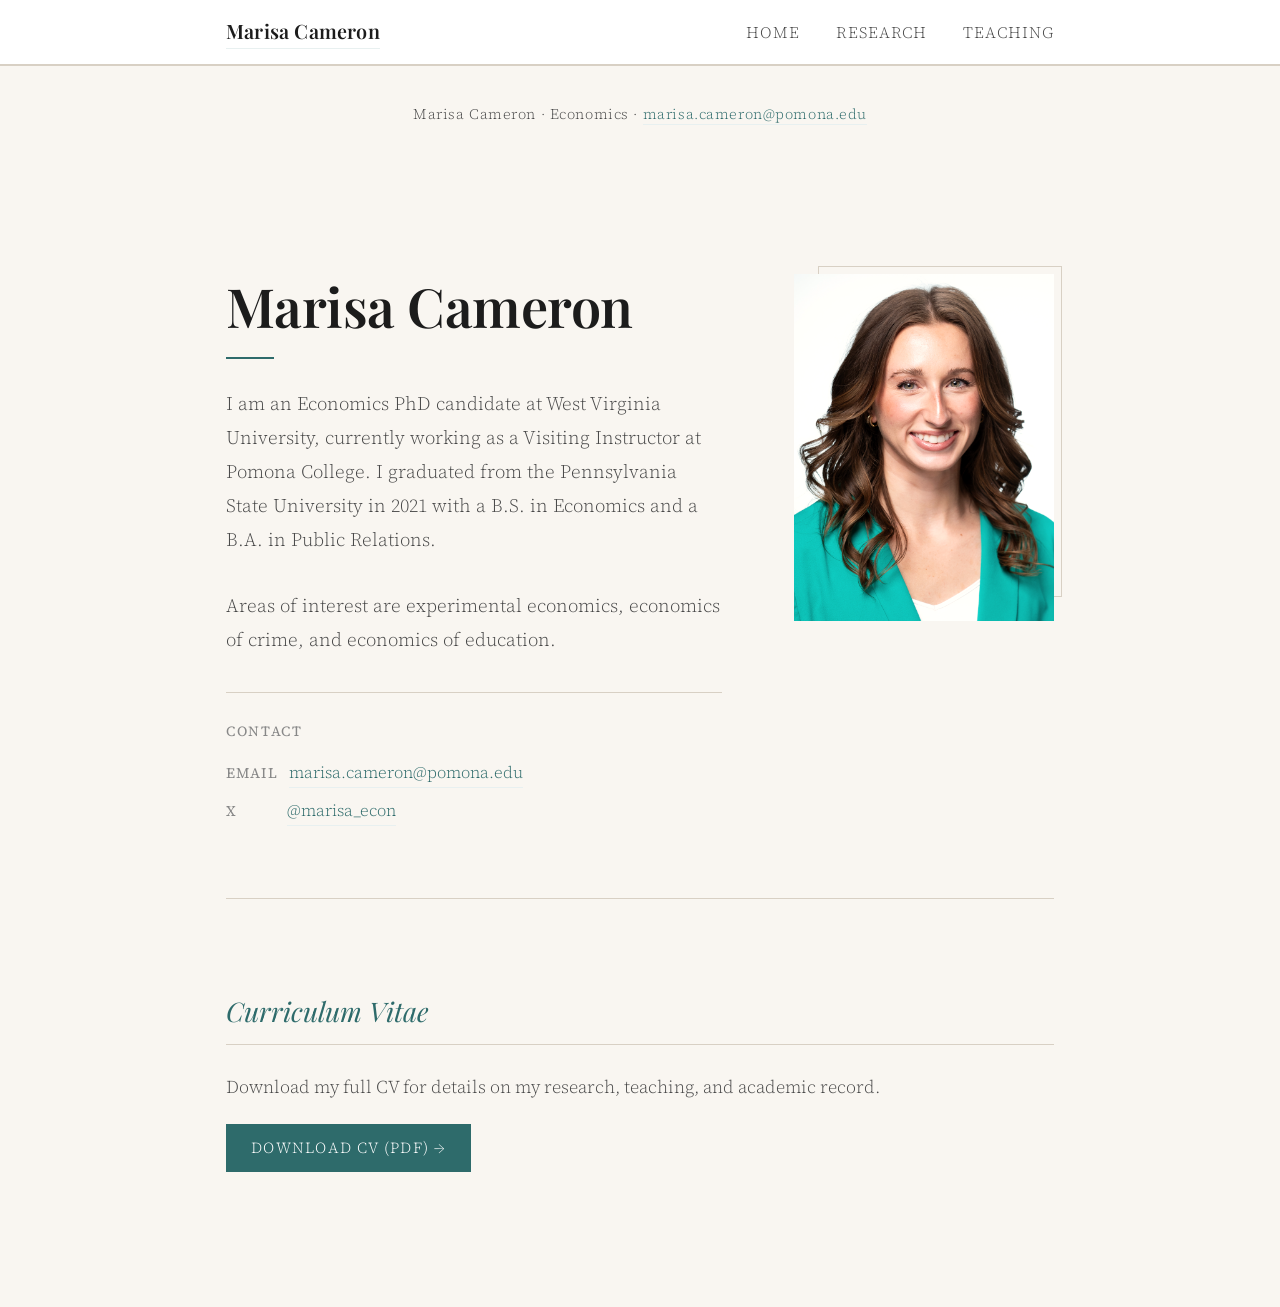
<file: index.html>
<!DOCTYPE html>
<html lang="en">
<head>
  <meta charset="UTF-8" />
  <meta name="viewport" content="width=device-width, initial-scale=1.0" />
  <title>Marisa Cameron</title>
  <meta name="description" content="Economics PhD Candidate at West Virginia University, Visiting Instructor at Pomona College. Areas of interest are experimental economics, economics of crime, and economics of education." />
  <link rel="stylesheet" href="style.css" />
</head>
<body>
  <script src="nav.js"></script>

  <main class="page">

    <!-- ── HERO ── -->
    <div class="home-hero">
      <div class="home-hero-text">
        <h1>Marisa Cameron</h1>
        <div class="home-title-rule"></div>
        <p>
          I am an Economics PhD candidate at West Virginia University,
          currently working as a Visiting Instructor at Pomona College.
          I graduated from the Pennsylvania State University in 2021 with
          a B.S. in Economics and a B.A. in Public Relations.
        </p>
        <p>
         Areas of interest are experimental economics, economics of crime, and economics of education.
        </p>

        <div class="home-contact">
          <h2>Contact</h2>
          <div class="contact-item">
            <span class="label">Email</span>
            <a href="mailto:marisa.cameron@pomona.edu">marisa.cameron@pomona.edu</a>
          </div>
          <div class="contact-item">
            <span class="label">X</span>
            <a href="https://twitter.com/marisa_econ" target="_blank" rel="noopener">@marisa_econ</a>
          </div>
        </div>
      </div>

      <div class="home-photo">
        <img
          src="photo.png"
          alt="Marisa Cameron"
          onerror="this.style.background='#e8f0f0';this.removeAttribute('src')"
        />
      </div>
    </div>

    <!-- ── CV ── -->
    <section class="home-cv">
      <h2>Curriculum Vitae</h2>
      <p>Download my full CV for details on my research, teaching, and academic record.</p>
      <a href="cv.pdf" class="cv-download" target="_blank" rel="noopener">
        Download CV (PDF) &rarr;
      </a>
    </section>

  </main>
</body>
</html>
</file>
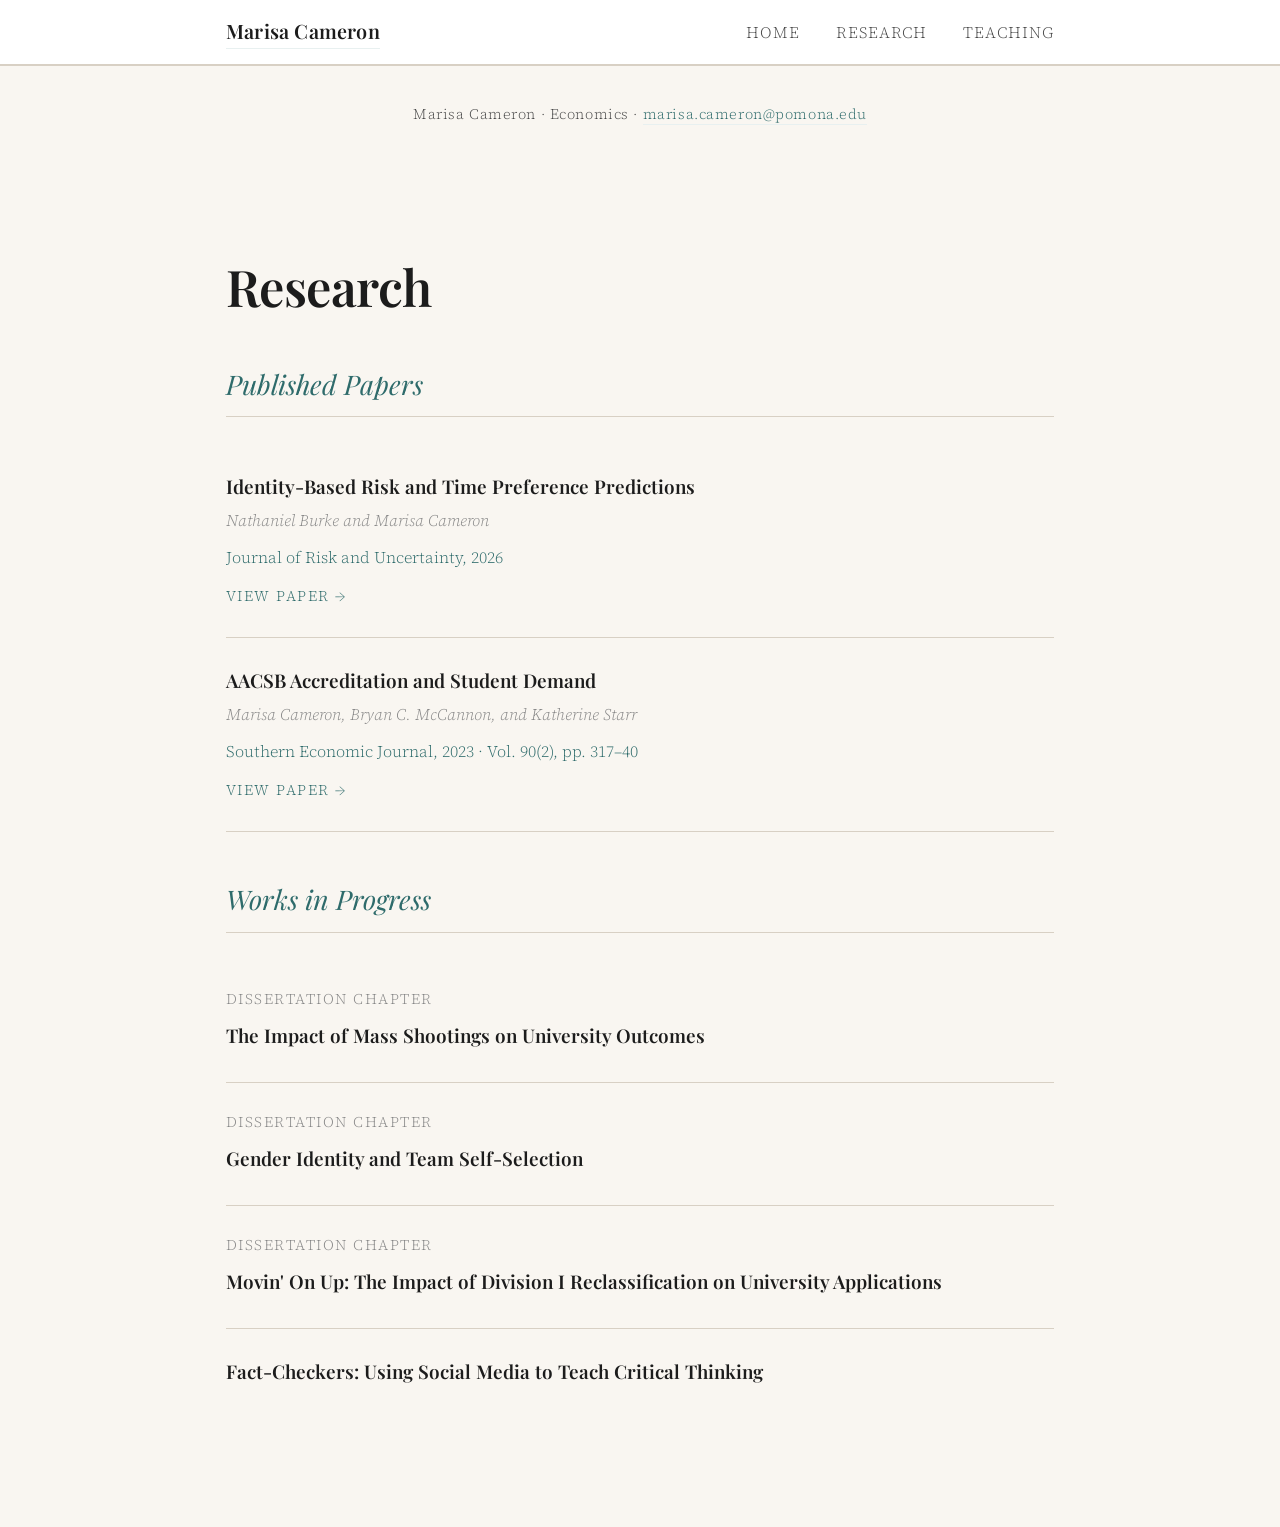
<file: research.html>
<!DOCTYPE html>
<html lang="en">
<head>
  <meta charset="UTF-8" />
  <meta name="viewport" content="width=device-width, initial-scale=1.0" />
  <title>Research — Marisa Cameron</title>
  <meta name="description" content="Published papers and current research projects." />
  <link rel="stylesheet" href="style.css" />
</head>
<body>
  <script src="nav.js"></script>

  <main class="page">
    <h1>Research</h1>

    <!-- ── PUBLISHED ── -->
    <h2>Published Papers</h2>

    <div class="paper">
      <h3>Identity-Based Risk and Time Preference Predictions</h3>
      <div class="coauthors">Nathaniel Burke and Marisa Cameron</div>
      <div class="journal">Journal of Risk and Uncertainty, 2026</div>
      <a href="https://link.springer.com/article/10.1007/s11166-026-09506-9" class="paper-link" target="_blank" rel="noopener">
        View paper &rarr;
      </a>
    </div>

    <div class="paper">
      <h3>AACSB Accreditation and Student Demand</h3>
      <div class="coauthors">Marisa Cameron, Bryan C. McCannon, and Katherine Starr</div>
      <div class="journal">Southern Economic Journal, 2023 &middot; Vol. 90(2), pp. 317–40</div>
      <a href="https://onlinelibrary.wiley.com/doi/10.1002/soej.12660" class="paper-link" target="_blank" rel="noopener">
        View paper &rarr;
      </a>
    </div>

    <!-- ── WORKS IN PROGRESS ── -->
    <h2>Works in Progress</h2>

    <div class="paper">
      <div class="paper-meta">Dissertation Chapter</div>
      <h3>The Impact of Mass Shootings on University Outcomes</h3>
    </div>

    <div class="paper">
      <div class="paper-meta">Dissertation Chapter</div>
      <h3>Gender Identity and Team Self-Selection</h3>
    </div>

    <div class="paper">
      <div class="paper-meta">Dissertation Chapter</div>
      <h3>Movin' On Up: The Impact of Division I Reclassification on University Applications</h3>
    </div>

    <div class="paper">
      <h3>Fact-Checkers: Using Social Media to Teach Critical Thinking</h3>
    </div>

  </main>
</body>
</html>
</file>
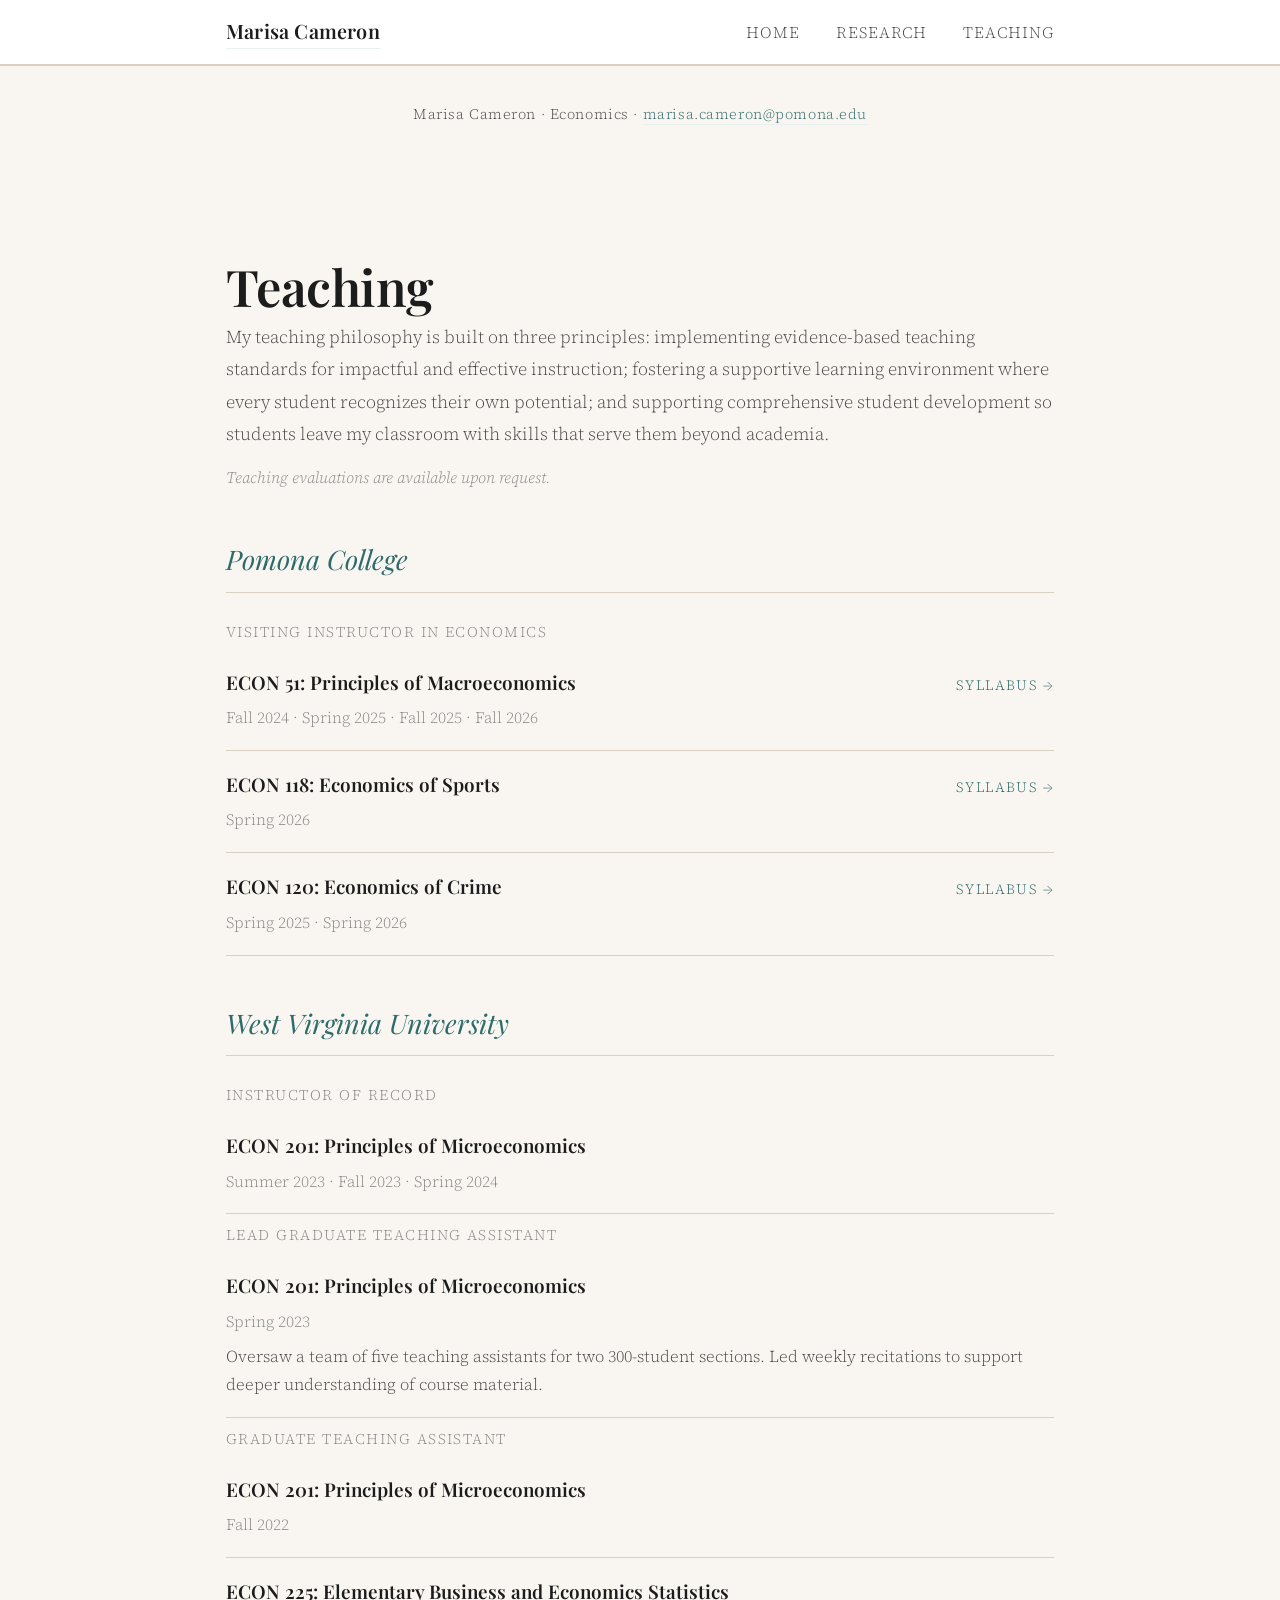
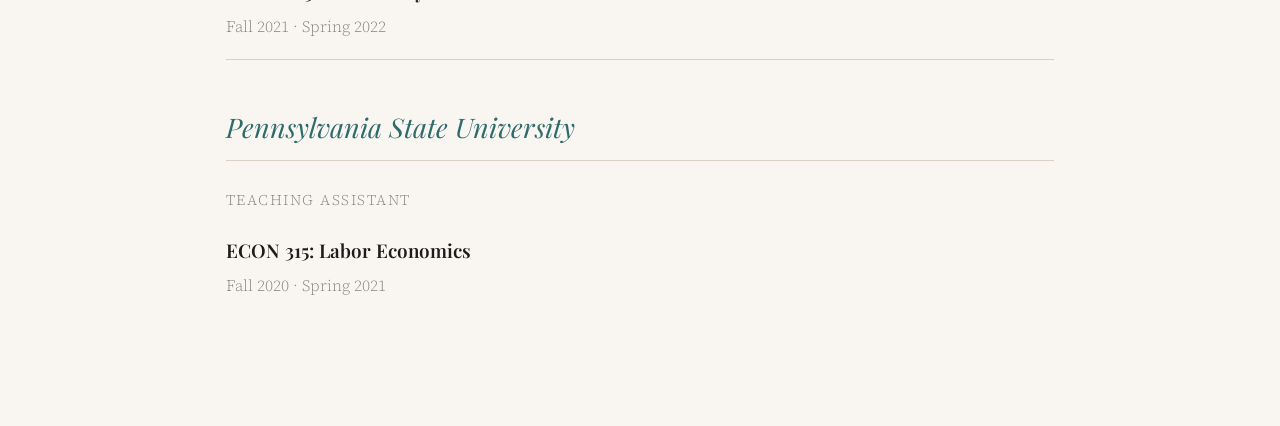
<file: teaching.html>
<!DOCTYPE html>
<html lang="en">
<head>
  <meta charset="UTF-8" />
  <meta name="viewport" content="width=device-width, initial-scale=1.0" />
  <title>Teaching — Marisa Cameron</title>
  <meta name="description" content="Teaching experience and courses by Marisa Cameron." />
  <link rel="stylesheet" href="style.css" />
</head>
<body>
  <script src="nav.js"></script>

  <main class="page">
    <h1>Teaching</h1>

    <p class="teaching-philosophy">
      My teaching philosophy is built on three principles: implementing
      evidence-based teaching standards for impactful and effective instruction;
      fostering a supportive learning environment where every student recognizes
      their own potential; and supporting comprehensive student development so
      students leave my classroom with skills that serve them beyond academia.
    </p>

    <p class="evaluations-note">
      Teaching evaluations are available upon request.
    </p>

    <!-- ── POMONA ── -->
    <h2>Pomona College</h2>
    <p class="role-title">Visiting Instructor in Economics</p>

    <div class="course">
      <div class="course-header">
        <h3>ECON 51: Principles of Macroeconomics</h3>
        <a href="syllabi/econ51-syllabus.pdf" class="syllabus-link" target="_blank" rel="noopener">Syllabus &rarr;</a>
      </div>
      <div class="course-terms">Fall 2024 &middot; Spring 2025 &middot; Fall 2025 &middot; Fall 2026</div>
    </div>

    <div class="course">
      <div class="course-header">
        <h3>ECON 118: Economics of Sports</h3>
        <a href="syllabi/econ118-syllabus.pdf" class="syllabus-link" target="_blank" rel="noopener">Syllabus &rarr;</a>
      </div>
      <div class="course-terms">Spring 2026</div>
    </div>

    <div class="course">
      <div class="course-header">
        <h3>ECON 120: Economics of Crime</h3>
        <a href="syllabi/econ120-syllabus.pdf" class="syllabus-link" target="_blank" rel="noopener">Syllabus &rarr;</a>
      </div>
      <div class="course-terms">Spring 2025 &middot; Spring 2026</div>
    </div>

    <!-- ── WVU ── -->
    <h2>West Virginia University</h2>

    <p class="role-title">Instructor of Record</p>
    <div class="course">
      <div class="course-header">
        <h3>ECON 201: Principles of Microeconomics</h3>
      </div>
      <div class="course-terms">Summer 2023 &middot; Fall 2023 &middot; Spring 2024</div>
    </div>

    <p class="role-title">Lead Graduate Teaching Assistant</p>
    <div class="course">
      <div class="course-header">
        <h3>ECON 201: Principles of Microeconomics</h3>
      </div>
      <div class="course-terms">Spring 2023</div>
      <p class="course-note">
        Oversaw a team of five teaching assistants for two 300-student sections.
        Led weekly recitations to support deeper understanding of course material.
      </p>
    </div>

    <p class="role-title">Graduate Teaching Assistant</p>
    <div class="course">
      <div class="course-header">
        <h3>ECON 201: Principles of Microeconomics</h3>
      </div>
      <div class="course-terms">Fall 2022</div>
    </div>

    <div class="course">
      <div class="course-header">
        <h3>ECON 225: Elementary Business and Economics Statistics</h3>
      </div>
      <div class="course-terms">Fall 2021 &middot; Spring 2022</div>
    </div>

    <!-- ── PENN STATE ── -->
    <h2>Pennsylvania State University</h2>

    <p class="role-title">Teaching Assistant</p>
    <div class="course">
      <div class="course-header">
        <h3>ECON 315: Labor Economics</h3>
      </div>
      <div class="course-terms">Fall 2020 &middot; Spring 2021</div>
    </div>

  </main>
</body>
</html>
</file>
<file: style.css>
@import url('https://fonts.googleapis.com/css2?family=Playfair+Display:ital,wght@0,400;0,600;1,400&family=Source+Serif+4:ital,opsz,wght@0,8..60,300;0,8..60,400;1,8..60,300&display=swap');

:root {
  --cream: #f9f6f1;
  --white: #ffffff;
  --ink: #1c1c1c;
  --ink-light: #4a4a4a;
  --ink-muted: #888;
  --teal: #2e6b6b;
  --teal-light: #e8f0f0;
  --teal-hover: #245858;
  --rule: #d8d0c4;
  --serif-display: 'Playfair Display', Georgia, serif;
  --serif-body: 'Source Serif 4', Georgia, serif;
}

*, *::before, *::after {
  box-sizing: border-box;
  margin: 0;
  padding: 0;
}

html {
  font-size: 18px;
  scroll-behavior: smooth;
}

body {
  background-color: var(--cream);
  color: var(--ink);
  font-family: var(--serif-body);
  font-weight: 300;
  line-height: 1.7;
  min-height: 100vh;
}

/* ── NAVIGATION ── */
nav {
  background: var(--white);
  border-bottom: 1px solid var(--rule);
  position: sticky;
  top: 0;
  z-index: 100;
}

.nav-inner {
  max-width: 900px;
  margin: 0 auto;
  padding: 0 2rem;
  display: flex;
  align-items: center;
  justify-content: space-between;
  height: 64px;
}

.nav-brand {
  font-family: var(--serif-display);
  font-size: 1.1rem;
  font-weight: 600;
  color: var(--ink);
  text-decoration: none;
  letter-spacing: 0.01em;
}

.nav-links {
  display: flex;
  gap: 2rem;
  list-style: none;
}

.nav-links a {
  font-family: var(--serif-body);
  font-size: 0.88rem;
  font-weight: 300;
  color: var(--ink-light);
  text-decoration: none;
  letter-spacing: 0.06em;
  text-transform: uppercase;
  transition: color 0.2s;
  padding-bottom: 2px;
  border-bottom: 1.5px solid transparent;
}

.nav-links a:hover,
.nav-links a.active {
  color: var(--teal);
  border-bottom-color: var(--teal);
}

/* Mobile nav */
.nav-toggle {
  display: none;
  flex-direction: column;
  gap: 5px;
  cursor: pointer;
  background: none;
  border: none;
  padding: 4px;
}
.nav-toggle span {
  display: block;
  width: 22px;
  height: 1.5px;
  background: var(--ink);
  transition: 0.3s;
}

/* ── PAGE WRAPPER ── */
.page {
  max-width: 900px;
  margin: 0 auto;
  padding: 4rem 2rem 6rem;
}

/* ── TYPOGRAPHY ── */
h1 {
  font-family: var(--serif-display);
  font-size: 2.8rem;
  font-weight: 600;
  line-height: 1.2;
  letter-spacing: -0.01em;
  color: var(--ink);
  margin-bottom: 0.25rem;
}

h2 {
  font-family: var(--serif-display);
  font-size: 1.5rem;
  font-weight: 400;
  font-style: italic;
  color: var(--teal);
  margin-bottom: 1.5rem;
  margin-top: 2.5rem;
  padding-bottom: 0.5rem;
  border-bottom: 1px solid var(--rule);
}

h3 {
  font-family: var(--serif-display);
  font-size: 1.05rem;
  font-weight: 600;
  color: var(--ink);
  margin-bottom: 0.3rem;
}

p {
  margin-bottom: 1.2rem;
  color: var(--ink-light);
}

a {
  color: var(--teal);
  text-decoration: none;
  border-bottom: 1px solid var(--teal-light);
  transition: border-color 0.2s, color 0.2s;
}

a:hover {
  color: var(--teal-hover);
  border-bottom-color: var(--teal-hover);
}

/* ── HOME PAGE ── */
.home-hero {
  display: grid;
  grid-template-columns: 1fr 260px;
  gap: 4rem;
  align-items: start;
  padding-top: 1rem;
}

.home-hero-text h1 {
  font-size: 3rem;
}

.home-title-rule {
  width: 48px;
  height: 2px;
  background: var(--teal);
  margin: 1rem 0 1.5rem;
}

.home-hero-text p {
  font-size: 1.05rem;
  line-height: 1.8;
  color: var(--ink-light);
  margin-bottom: 1.8rem;
}

.home-contact {
  margin-top: 2rem;
  padding-top: 1.5rem;
  border-top: 1px solid var(--rule);
}

.home-contact h2 {
  font-size: 0.78rem;
  font-style: normal;
  font-family: var(--serif-body);
  font-weight: 400;
  text-transform: uppercase;
  letter-spacing: 0.12em;
  color: var(--ink-muted);
  margin: 0 0 0.8rem;
  border: none;
  padding: 0;
}

.contact-item {
  display: flex;
  align-items: center;
  gap: 0.6rem;
  margin-bottom: 0.5rem;
  font-size: 0.92rem;
  color: var(--ink-light);
}

.contact-item .label {
  font-weight: 400;
  color: var(--ink-muted);
  min-width: 50px;
  font-size: 0.8rem;
  text-transform: uppercase;
  letter-spacing: 0.08em;
}

.home-photo {
  position: relative;
}

.home-photo img {
  width: 100%;
  aspect-ratio: 3/4;
  object-fit: cover;
  object-position: top;
  display: block;
  filter: sepia(8%) contrast(102%);
}

.home-photo::before {
  content: '';
  position: absolute;
  inset: -8px -8px auto auto;
  width: calc(100% - 16px);
  height: calc(100% - 16px);
  border: 1.5px solid var(--rule);
  z-index: -1;
}

/* ── BIO PAGE ── */
.bio-grid {
  display: grid;
  grid-template-columns: 1fr 1fr 1fr;
  gap: 1rem;
  margin-top: 1.5rem;
}

.bio-grid img {
  width: 100%;
  aspect-ratio: 1;
  object-fit: cover;
  filter: sepia(5%) contrast(102%);
  display: block;
}

/* ── RESEARCH PAGE ── */
.paper {
  padding: 1.5rem 0;
  border-bottom: 1px solid var(--rule);
}

.paper:last-child {
  border-bottom: none;
}

.paper-meta {
  font-size: 0.82rem;
  text-transform: uppercase;
  letter-spacing: 0.1em;
  color: var(--ink-muted);
  margin-bottom: 0.4rem;
}

.paper h3 {
  font-size: 1.05rem;
  margin-bottom: 0.2rem;
}

.paper .coauthors {
  font-size: 0.9rem;
  color: var(--ink-muted);
  font-style: italic;
  margin-bottom: 0.5rem;
}

.paper .journal {
  font-size: 0.9rem;
  color: var(--teal);
}

.paper .abstract {
  margin-top: 0.6rem;
  font-size: 0.95rem;
  color: var(--ink-light);
}

.paper-link {
  display: inline-block;
  margin-top: 0.7rem;
  font-size: 0.82rem;
  text-transform: uppercase;
  letter-spacing: 0.1em;
  border-bottom: none;
}

/* ── TEACHING PAGE ── */
.course {
  padding: 1.5rem 0;
  border-bottom: 1px solid var(--rule);
}

.course:last-child { border-bottom: none; }

.course h3 { margin-bottom: 0.2rem; }
.course .role {
  font-size: 0.85rem;
  color: var(--ink-muted);
  font-style: italic;
  margin-bottom: 0.5rem;
}

/* ── CV PAGE ── */
.cv-frame-wrap {
  margin-top: 1rem;
}

.cv-download {
  display: inline-flex;
  align-items: center;
  gap: 0.5rem;
  background: var(--teal);
  color: var(--white);
  padding: 0.6rem 1.4rem;
  font-size: 0.85rem;
  letter-spacing: 0.08em;
  text-transform: uppercase;
  text-decoration: none;
  border: none;
  transition: background 0.2s;
  margin-bottom: 1.5rem;
}

.cv-download:hover {
  background: var(--teal-hover);
  color: var(--white);
  border-bottom: none;
}

/* ── FOOTER ── */
footer {
  border-top: 1px solid var(--rule);
  text-align: center;
  padding: 2rem;
  font-size: 0.8rem;
  color: var(--ink-muted);
  letter-spacing: 0.04em;
}

/* ── RESPONSIVE ── */
@media (max-width: 680px) {
  html { font-size: 16px; }

  .nav-links {
    display: none;
    flex-direction: column;
    position: absolute;
    top: 64px;
    left: 0;
    right: 0;
    background: var(--white);
    border-bottom: 1px solid var(--rule);
    padding: 1rem 2rem 1.5rem;
    gap: 1rem;
  }

  .nav-links.open { display: flex; }
  .nav-toggle { display: flex; }

  .home-hero {
    grid-template-columns: 1fr;
    gap: 2rem;
  }

  .home-photo { max-width: 240px; }
  .home-hero-text h1 { font-size: 2.2rem; }

  .bio-grid {
    grid-template-columns: 1fr 1fr;
  }

  h1 { font-size: 2.2rem; }
}
/* HOME — CV section */
.home-cv {
  margin-top: 3.5rem;
  padding-top: 2.5rem;
  border-top: 1px solid var(--rule);
}

.home-cv p {
  margin-bottom: 1.2rem;
}

/* TEACHING — philosophy & evaluations note */
.teaching-philosophy {
  font-size: 1rem;
  line-height: 1.8;
  color: var(--ink-light);
  margin-bottom: 0.8rem;
}

.evaluations-note {
  font-size: 0.88rem;
  font-style: italic;
  color: var(--ink-muted);
  margin-bottom: 0;
  padding-bottom: 0;
}

/* TEACHING — role title */
.role-title {
  font-size: 0.82rem;
  text-transform: uppercase;
  letter-spacing: 0.1em;
  color: var(--ink-muted);
  margin-top: 0.5rem;
  margin-bottom: 0.2rem;
}

/* TEACHING — course row */
.course {
  padding: 1rem 0;
  border-bottom: 1px solid var(--rule);
}

.course:last-of-type {
  border-bottom: none;
}

.course-header {
  display: flex;
  align-items: baseline;
  justify-content: space-between;
  gap: 1rem;
  flex-wrap: wrap;
}

.course-terms {
  font-size: 0.88rem;
  color: var(--ink-muted);
  margin-top: 0.15rem;
}

.course-note {
  font-size: 0.92rem;
  color: var(--ink-light);
  margin-top: 0.4rem;
  margin-bottom: 0;
}

/* Syllabus link */
.syllabus-link {
  font-size: 0.78rem;
  text-transform: uppercase;
  letter-spacing: 0.1em;
  white-space: nowrap;
  border-bottom: none;
  color: var(--teal);
}

.syllabus-link:hover {
  color: var(--teal-hover);
}
</file>
